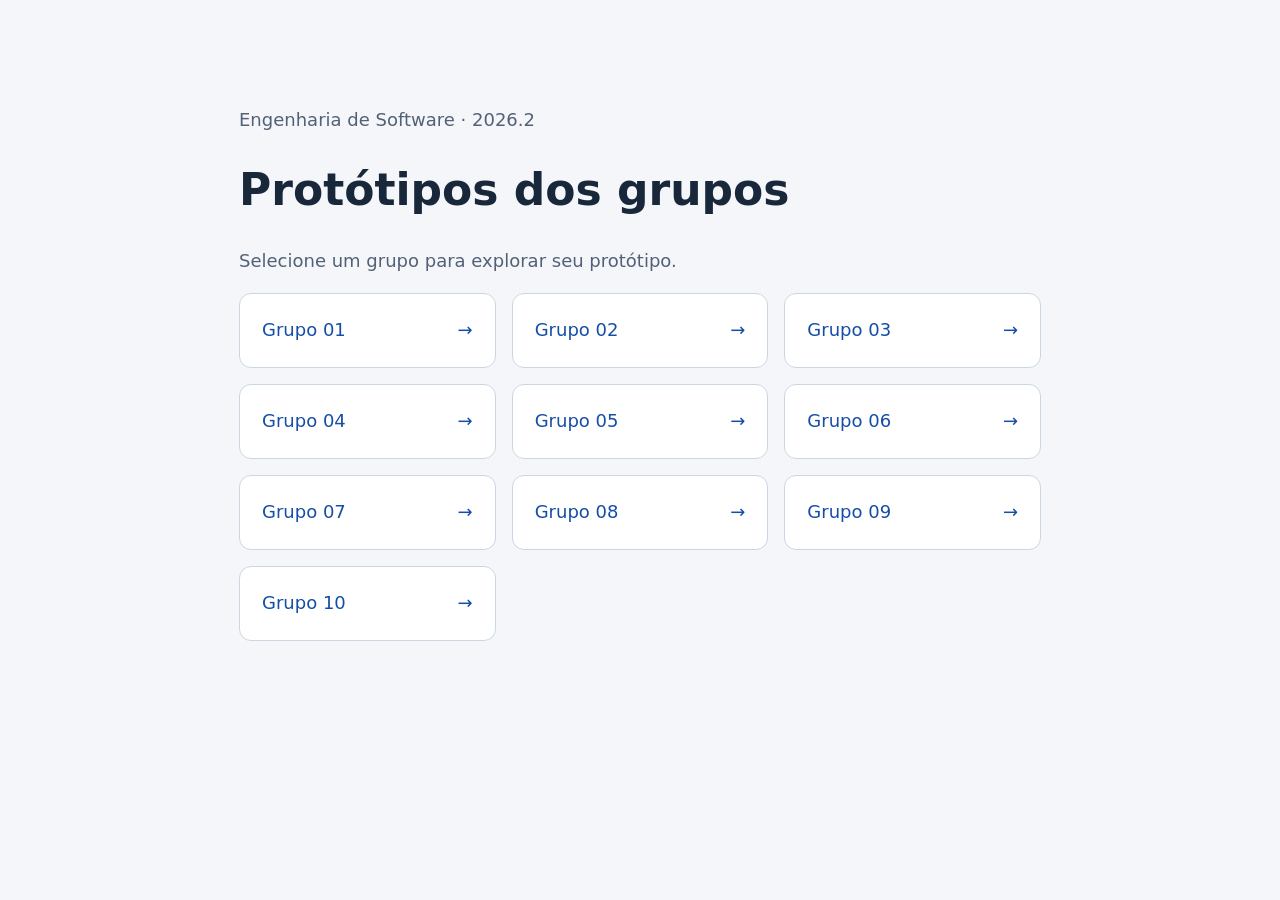
<file: index.html>
<!doctype html>
<html lang="pt-BR">
<head>
  <meta charset="utf-8">
  <meta name="viewport" content="width=device-width, initial-scale=1">
  <title>Protótipos · Engenharia de Software 2026.2</title>
  <style>
    * { box-sizing: border-box; }
    body { margin: 0; background: #f4f6fa; color: #19273b; font: 18px/1.6 system-ui, sans-serif; }
    main { max-width: 850px; margin: 64px auto; padding: 24px; }
    h1 { line-height: 1.2; font-size: clamp(30px, 5vw, 44px); }
    p { color: #536176; }
    ul { display: grid; grid-template-columns: repeat(auto-fit, minmax(240px, 1fr)); gap: 16px; padding: 0; list-style: none; }
    a { display: flex; justify-content: space-between; padding: 22px; border: 1px solid #ccd5e2; border-radius: 12px; background: white; color: #164ea6; text-decoration: none; }
    a:hover, a:focus-visible { outline: 2px solid #164ea6; outline-offset: 3px; }
  </style>
</head>
<body>
  <main>
    <p>Engenharia de Software · 2026.2</p>
    <h1>Protótipos dos grupos</h1>
    <p>Selecione um grupo para explorar seu protótipo.</p>
    <ul>
      <li><a href="grupo01/">Grupo 01 <span>→</span></a></li>
      <li><a href="grupo02/">Grupo 02 <span>→</span></a></li>
      <li><a href="grupo03/">Grupo 03 <span>→</span></a></li>
      <li><a href="grupo04/">Grupo 04 <span>→</span></a></li>
      <li><a href="grupo05/">Grupo 05 <span>→</span></a></li>
      <li><a href="grupo06/">Grupo 06 <span>→</span></a></li>
      <li><a href="grupo07/">Grupo 07 <span>→</span></a></li>
      <li><a href="grupo08/">Grupo 08 <span>→</span></a></li>
      <li><a href="grupo09/">Grupo 09 <span>→</span></a></li>
      <li><a href="grupo10/">Grupo 10 <span>→</span></a></li>
    </ul>
  </main>
</body>
</html>
</file>
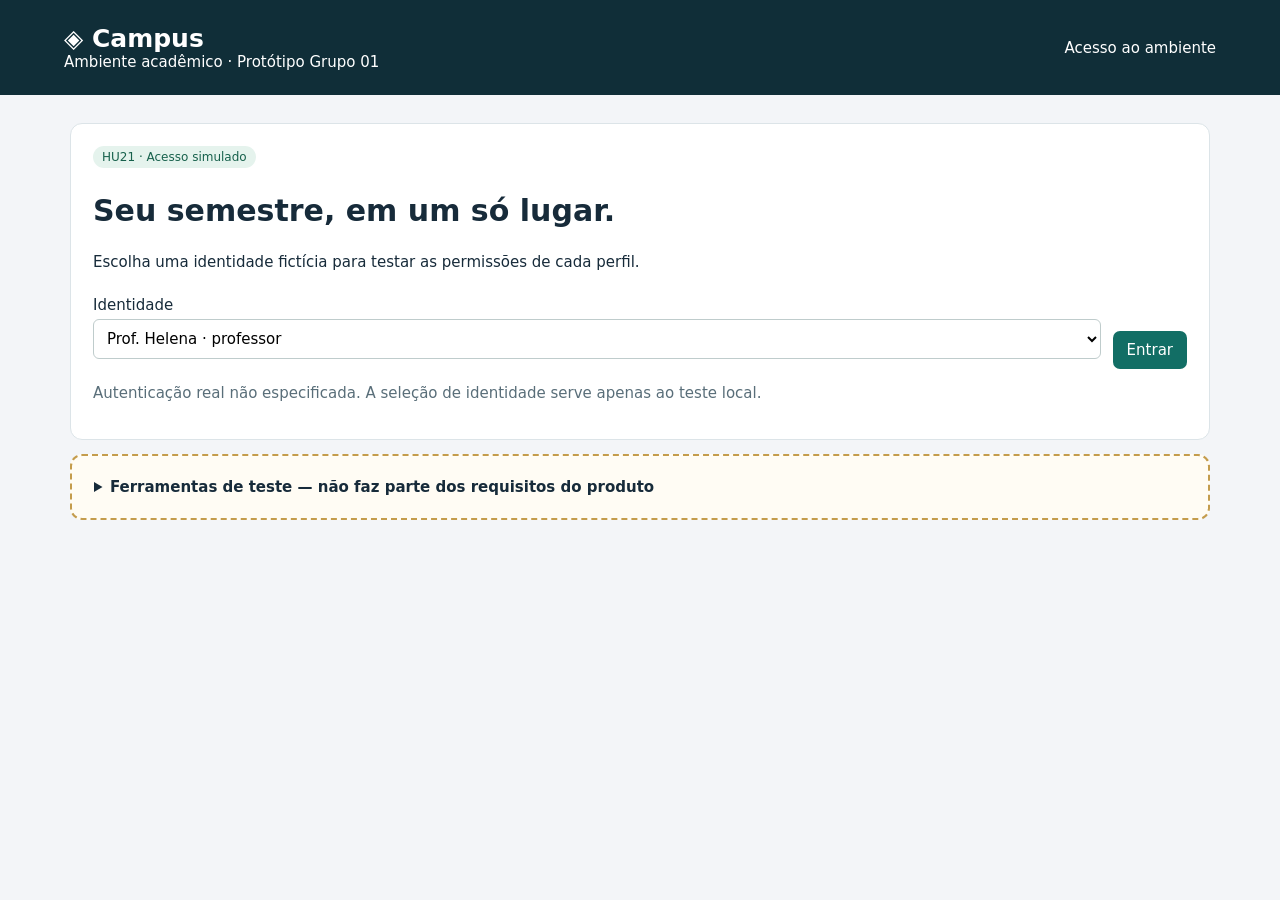
<file: grupo01/index.html>
<!doctype html><html lang="pt-BR"><meta charset="utf-8"><meta name="viewport" content="width=device-width,initial-scale=1"><title>Campus · Grupo 01</title><link rel="stylesheet" href="style.css"><body><div id="app"></div><script src="app.js"></script></body></html>
</file>
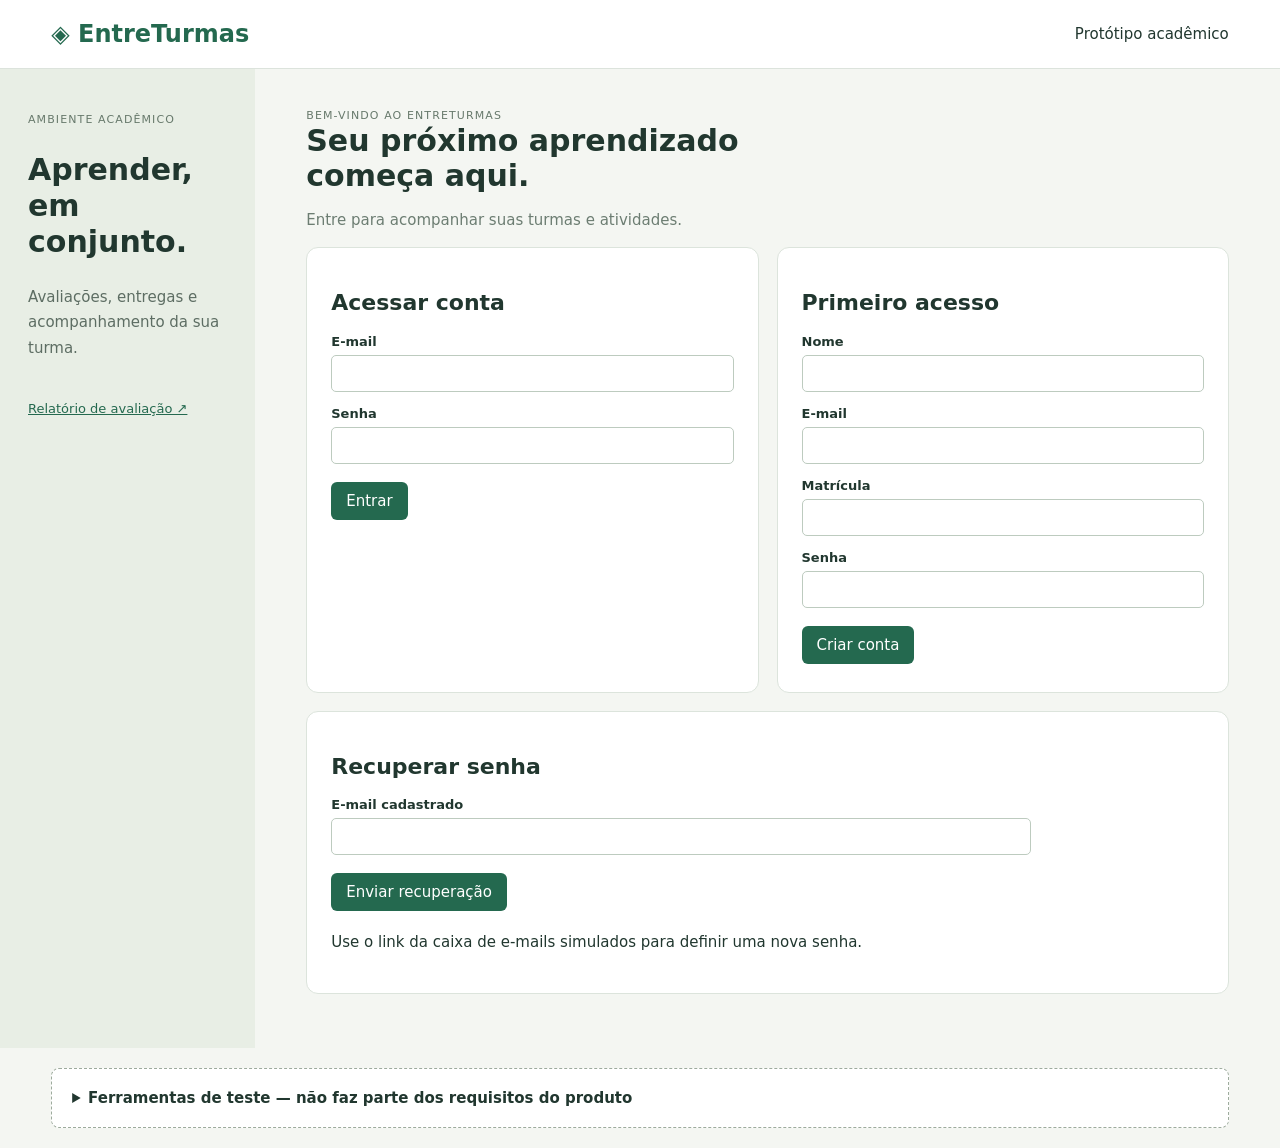
<file: grupo02/index.html>
<!doctype html><html lang="pt-BR"><meta charset="utf-8"><meta name="viewport" content="width=device-width, initial-scale=1"><title>EntreTurmas • Ambiente acadêmico</title><link rel="stylesheet" href="style.css"><body><header><a href="#" onclick="go('home');return false">◈ EntreTurmas</a><span id="session"></span></header><div class="layout"><aside><small>AMBIENTE ACADÊMICO</small><h2>Aprender,<br>em conjunto.</h2><p>Avaliações, entregas e acompanhamento da sua turma.</p><nav id="nav"></nav><a href="../../relatorio/grupo02.md">Relatório de avaliação ↗</a></aside><main><div id="notice" role="status"></div><div id="app"></div></main></div><details id="tools"><summary>Ferramentas de teste — não faz parte dos requisitos do produto</summary><div id="testing"></div></details><script src="app.js"></script></body></html>
</file>
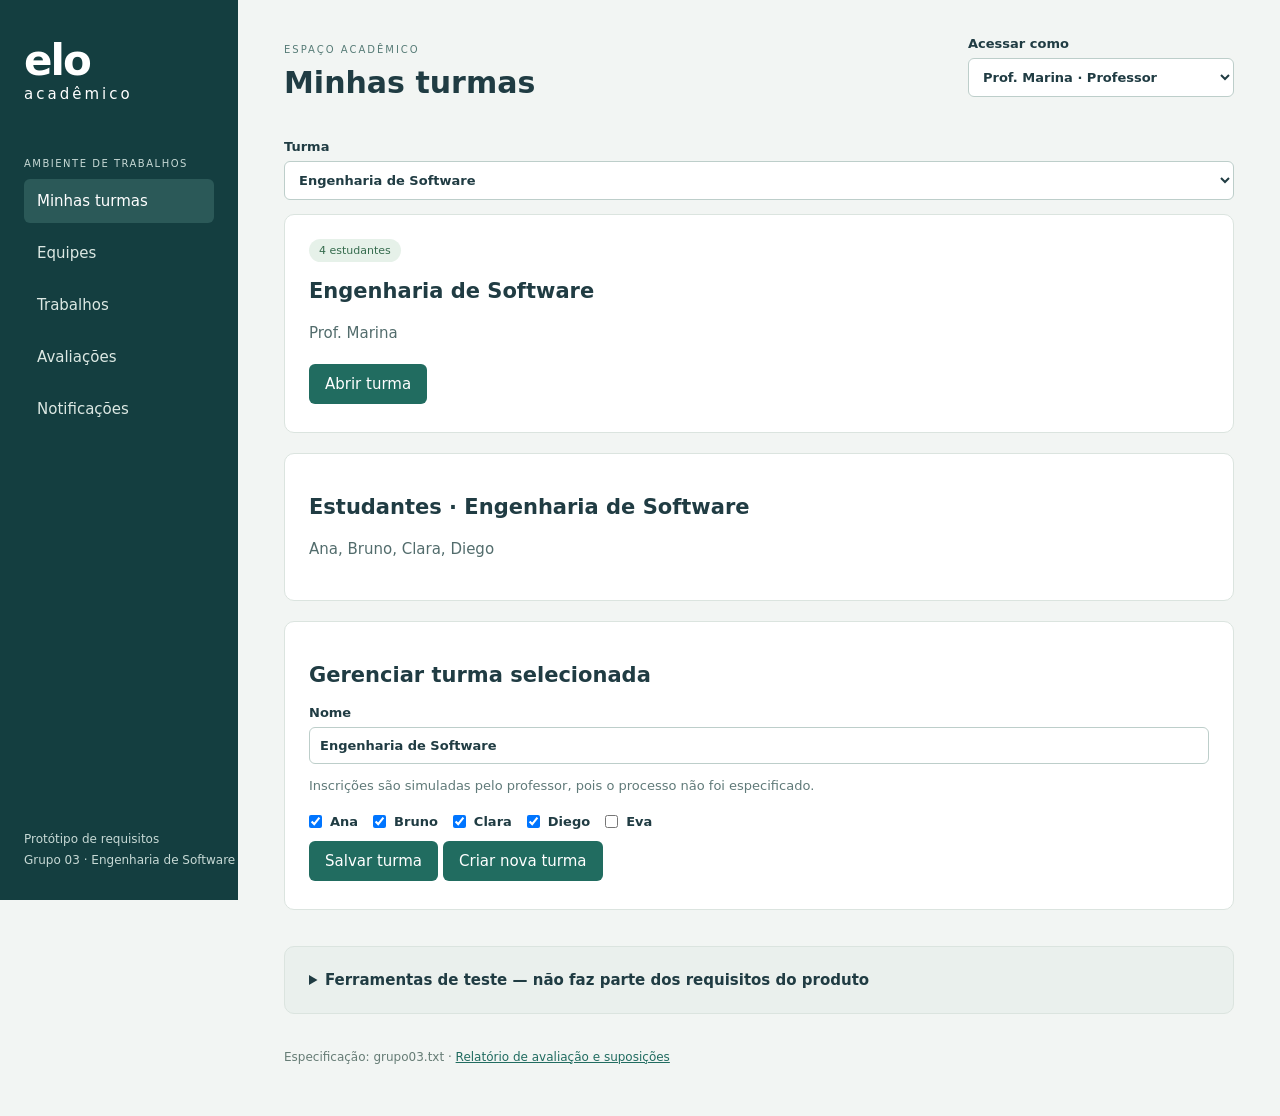
<file: grupo03/index.html>
<!doctype html><html lang="pt-BR"><meta charset="utf-8"><meta name="viewport" content="width=device-width,initial-scale=1"><title>Elo acadêmico • Grupo 03</title><link rel="stylesheet" href="style.css"><body><aside><div class="brand">elo<span>acadêmico</span></div><p>AMBIENTE DE TRABALHOS</p><nav id="nav"></nav><div class="asidefoot">Protótipo de requisitos<br>Grupo 03 · Engenharia de Software</div></aside><main><header><div><small>ESPAÇO ACADÊMICO</small><h1 id="title"></h1></div><label>Acessar como <select id="actor"></select></label></header><div id="notice" role="status"></div><div id="app"></div><details id="tools"><summary>Ferramentas de teste — não faz parte dos requisitos do produto</summary><p>A troca de identidade simula acesso, sem autenticação real. Dados ficam neste navegador.</p><label>Data e hora simuladas <input type="datetime-local" id="clock"></label><button id="setclock">Aplicar relógio</button><button id="advance">Avançar 24 horas</button><button id="reset" class="danger">Reiniciar cenário</button><p id="clocktext"></p><h3>Caixa de e-mails simulados</h3><p>As histórias não especificam envio por e-mail. Nenhum e-mail é gerado; as notificações são exibidas dentro da aplicação. Destinatário, assunto, conteúdo, horário e evento apareceriam aqui se esse canal fosse especificado.</p><div class="empty">Nenhum e-mail simulado.</div></details><footer>Especificação: grupo03.txt · <a href="../../relatorio/grupo03.md">Relatório de avaliação e suposições</a></footer></main><script src="app.js"></script></body></html>
</file>
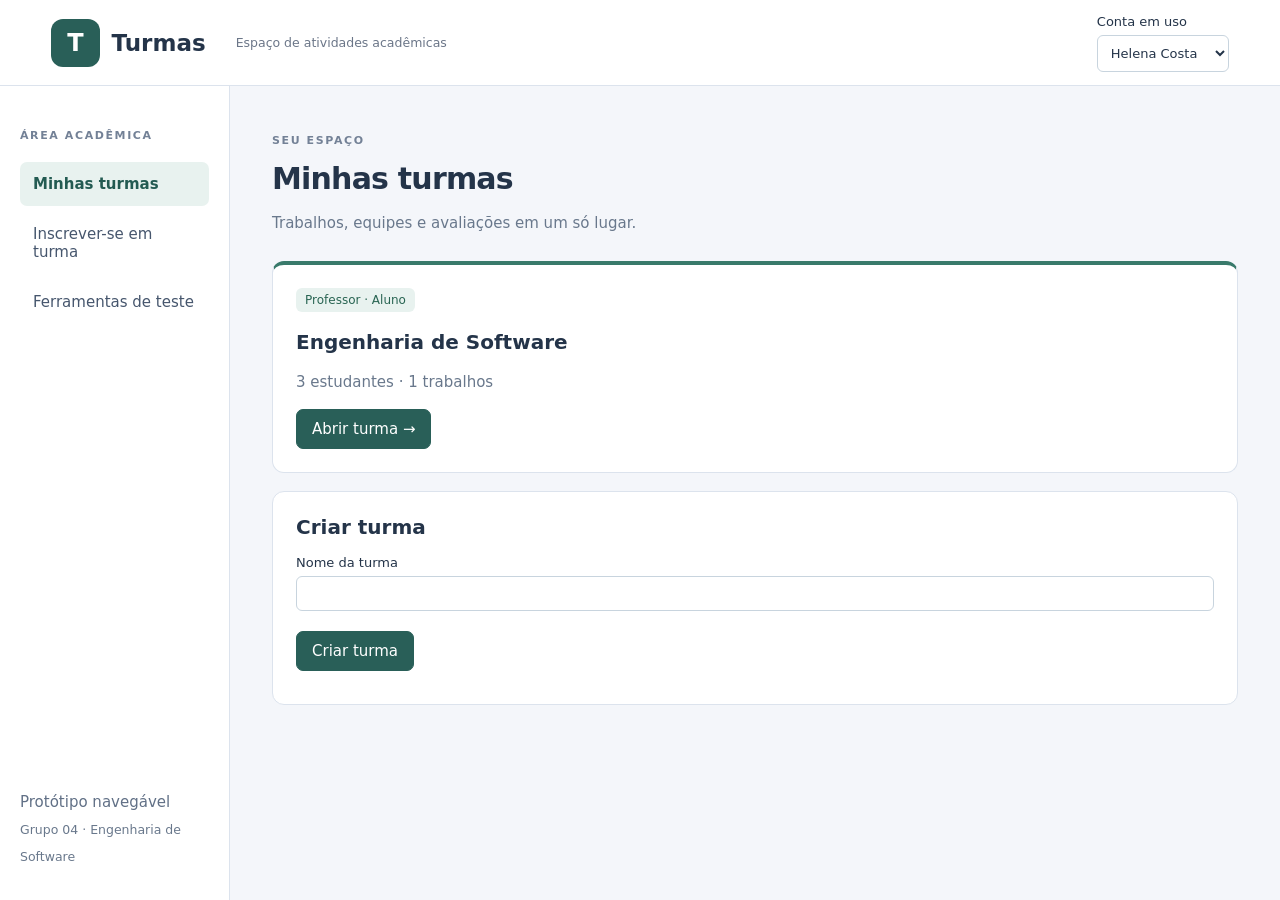
<file: grupo04/index.html>
<!doctype html>
<html lang="pt-BR"><head><meta charset="utf-8"><meta name="viewport" content="width=device-width,initial-scale=1"><title>Turmas · Grupo 04</title><link rel="stylesheet" href="style.css"></head><body><header><div><span class="brand">T</span><strong>Turmas</strong><small>Espaço de atividades acadêmicas</small></div><label>Conta em uso <select id="account"></select></label></header><div class="shell"><aside><p class="eyebrow">ÁREA ACADÊMICA</p><nav id="nav"></nav><div class="aside-note">Protótipo navegável<br><small>Grupo 04 · Engenharia de Software</small></div></aside><main><div id="notice" role="status" aria-live="polite"></div><div id="app"></div></main></div><script src="app.js"></script></body></html>
</file>
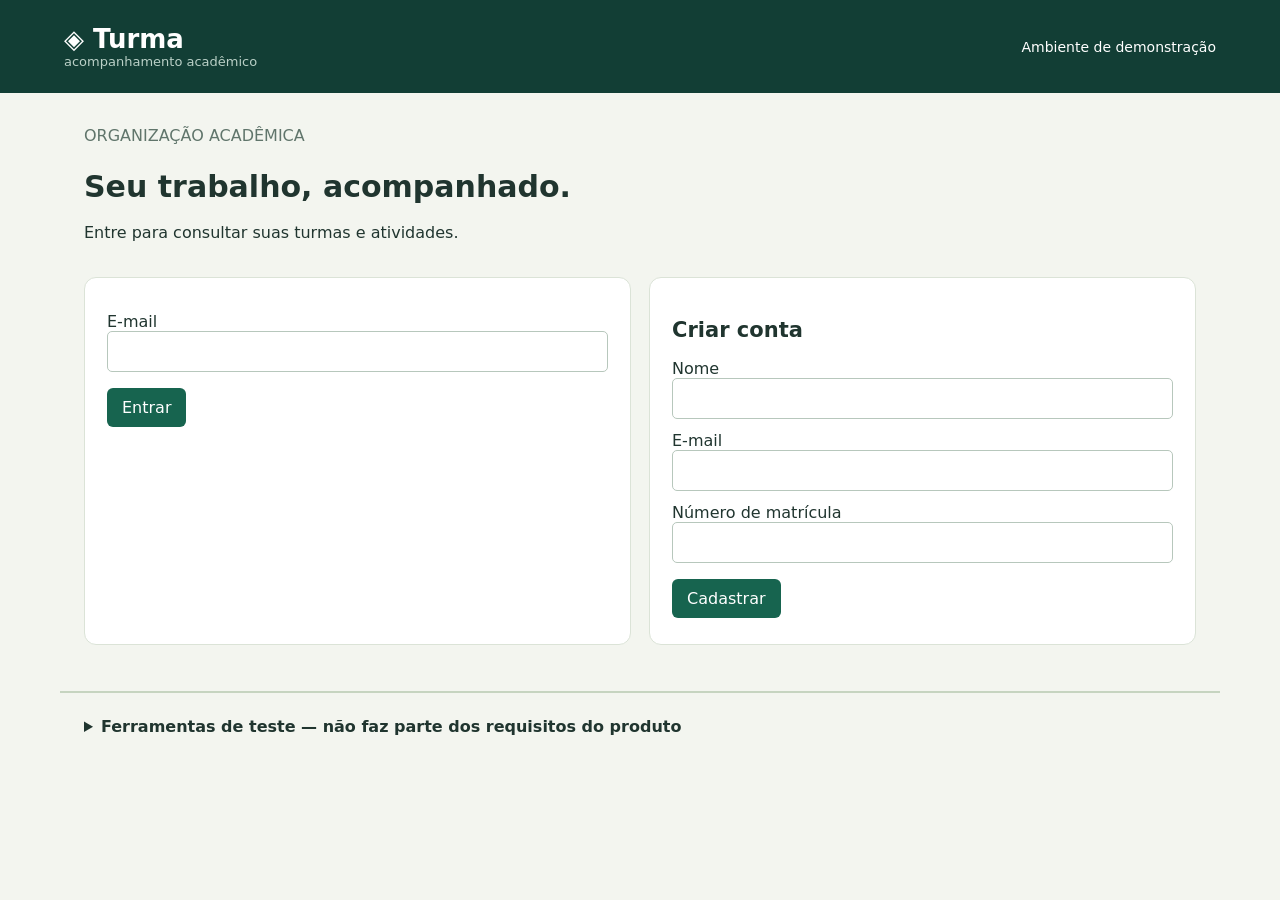
<file: grupo05/index.html>
<!doctype html><html lang="pt-BR"><meta charset="utf-8"><meta name="viewport" content="width=device-width,initial-scale=1"><title>Turma • acompanhamento acadêmico</title><link rel="stylesheet" href="style.css"><body><header><div><b>◈ Turma</b><span>acompanhamento acadêmico</span></div><div id="session"></div></header><main id="app"></main><aside><details><summary>Ferramentas de teste — não faz parte dos requisitos do produto</summary><p>Dados locais fictícios. Autenticação simulada somente por e-mail. Relógio manual, sem avanço automático.</p><label>Data e hora simuladas <input id="clock" type="datetime-local"></label><button onclick="setClock()">Aplicar relógio</button><button onclick="advance()">Avançar 1 dia</button><button onclick="reset()">Reiniciar cenário</button><p>Contas: ana@teste.local (professora), bruno@teste.local (aluno), clara@teste.local (monitora), diego@teste.local (aluno). Todos podem criar turmas; o criador atua como professor nelas.</p><p>HU29: não há antecedência ou gatilho definidos para avisos automáticos. Nenhum envio automático foi inventado; use o aviso manual da professora (HU17).</p><h3>Caixa de e-mails simulados</h3><div id="emails"></div></details></aside><script src="app.js"></script></body></html>
</file>
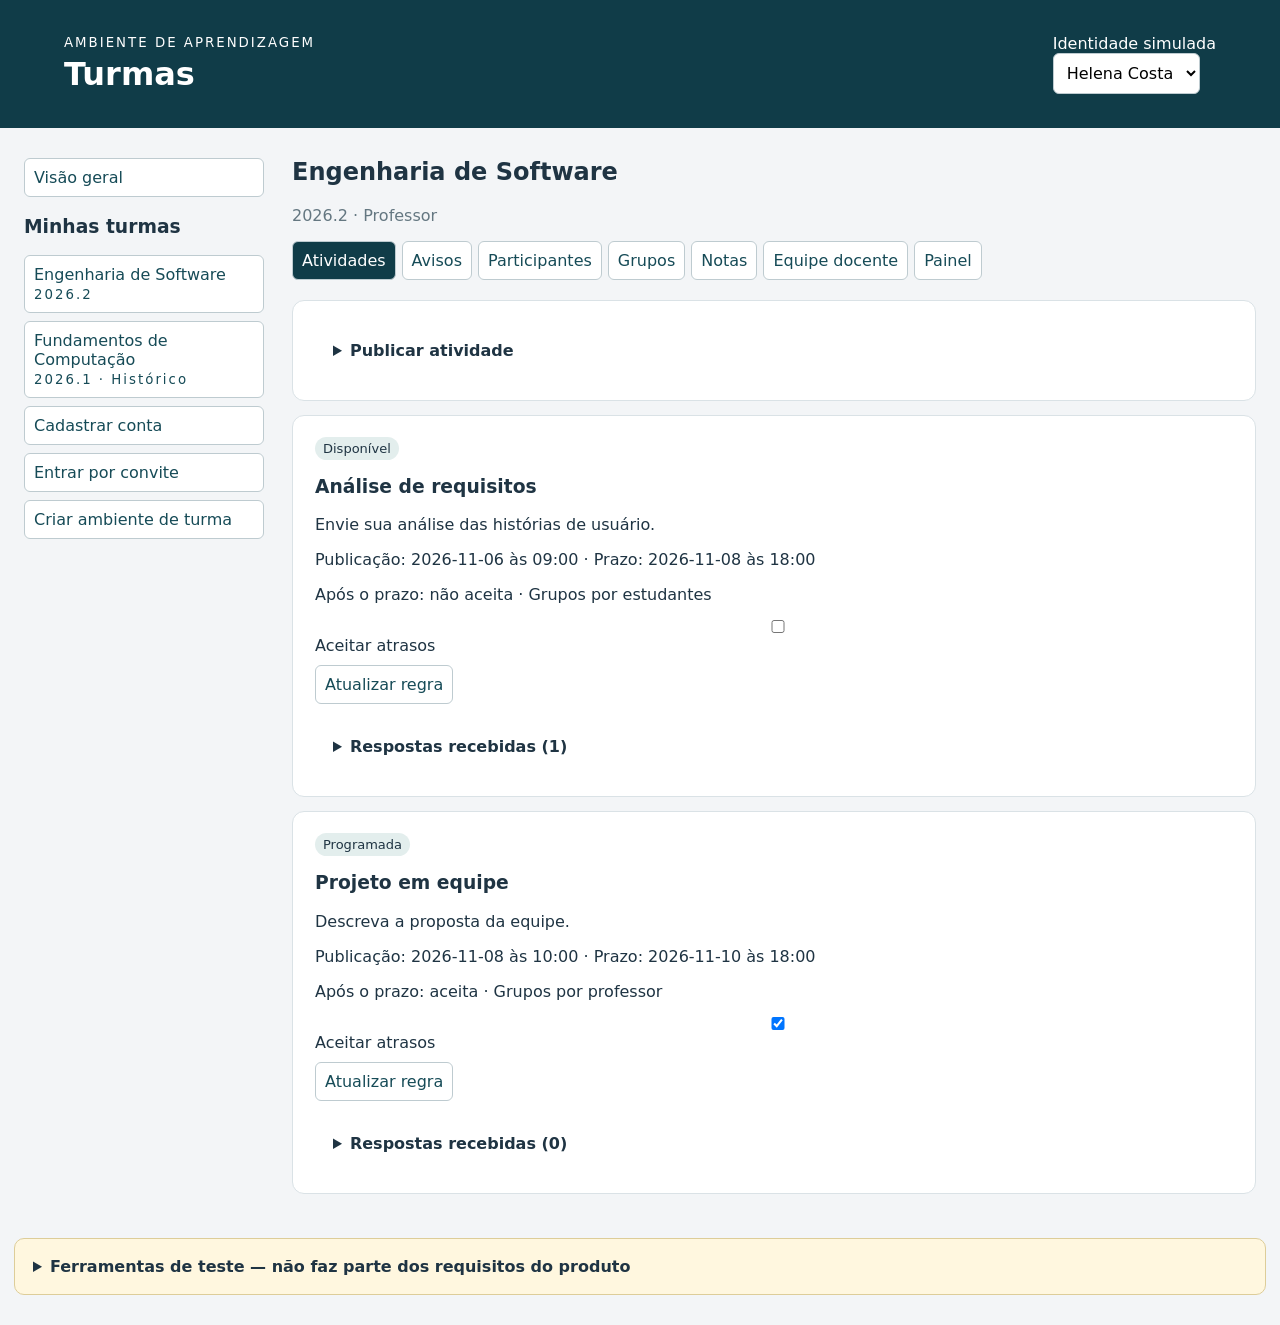
<file: grupo06/index.html>
<!doctype html><html lang="pt-BR"><meta charset="utf-8"><meta name="viewport" content="width=device-width, initial-scale=1"><title>Turmas • Grupo 06</title><link rel="stylesheet" href="style.css"><body><header><div><small>AMBIENTE DE APRENDIZAGEM</small><h1>Turmas</h1></div><label>Identidade simulada<select id="identity"></select></label></header><main><aside id="sidebar"></aside><section id="content"></section></main><details id="tools"><summary>Ferramentas de teste — não faz parte dos requisitos do produto</summary><div class="toolbody"><p>A troca de identidade simula o acesso; não existe autenticação real. Dados persistem neste navegador.</p><label>Data e hora simuladas <input type="datetime-local" id="clock"></label><button id="setclock">Aplicar relógio</button><button id="advance">Avançar 24 horas</button><button id="reset" class="danger">Reiniciar cenário</button><p id="now"></p><p>Suposição para H10: um lembrete por estudante e atividade, 24h antes do prazo, inclusive se já entregou. Ao avançar o relógio, eventos intermediários também são processados. Voltar no tempo não desfaz ações ou e-mails.</p><h3>Caixa de e-mails simulados</h3><div id="mail"></div><p><a href="../../relatorio/grupo06.md">Relatório de rastreabilidade e decisões</a></p></div></details><div id="toast" role="status"></div><script src="app.js"></script></body></html>
</file>
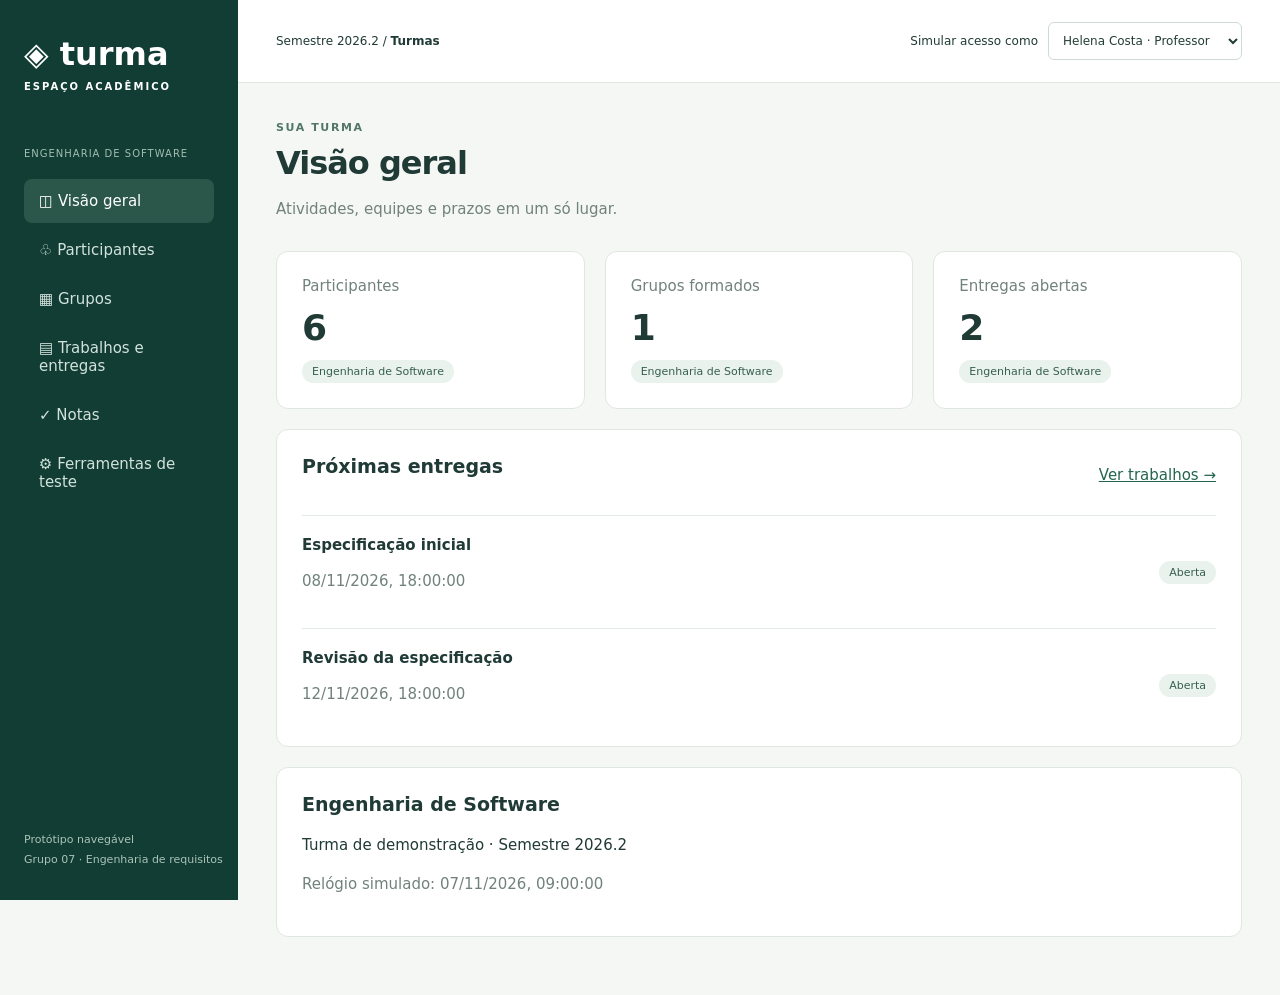
<file: grupo07/index.html>
<!doctype html><html lang="pt-BR"><meta charset="utf-8"><meta name="viewport" content="width=device-width,initial-scale=1"><title>Turma · Gestão acadêmica</title><link rel="stylesheet" href="style.css"><body><aside><a class="brand" href="#inicio">◈ turma<span>ESPAÇO ACADÊMICO</span></a><div class="side-label">ENGENHARIA DE SOFTWARE</div><nav id="nav"></nav><div class="aside-bottom">Protótipo navegável<br>Grupo 07 · Engenharia de requisitos</div></aside><div class="shell"><header><span>Semestre 2026.2 / <b>Turmas</b></span><label>Simular acesso como <select id="identity"></select></label></header><main id="main"></main></div><div id="toast" role="status"></div><script src="app.js"></script></body></html>
</file>
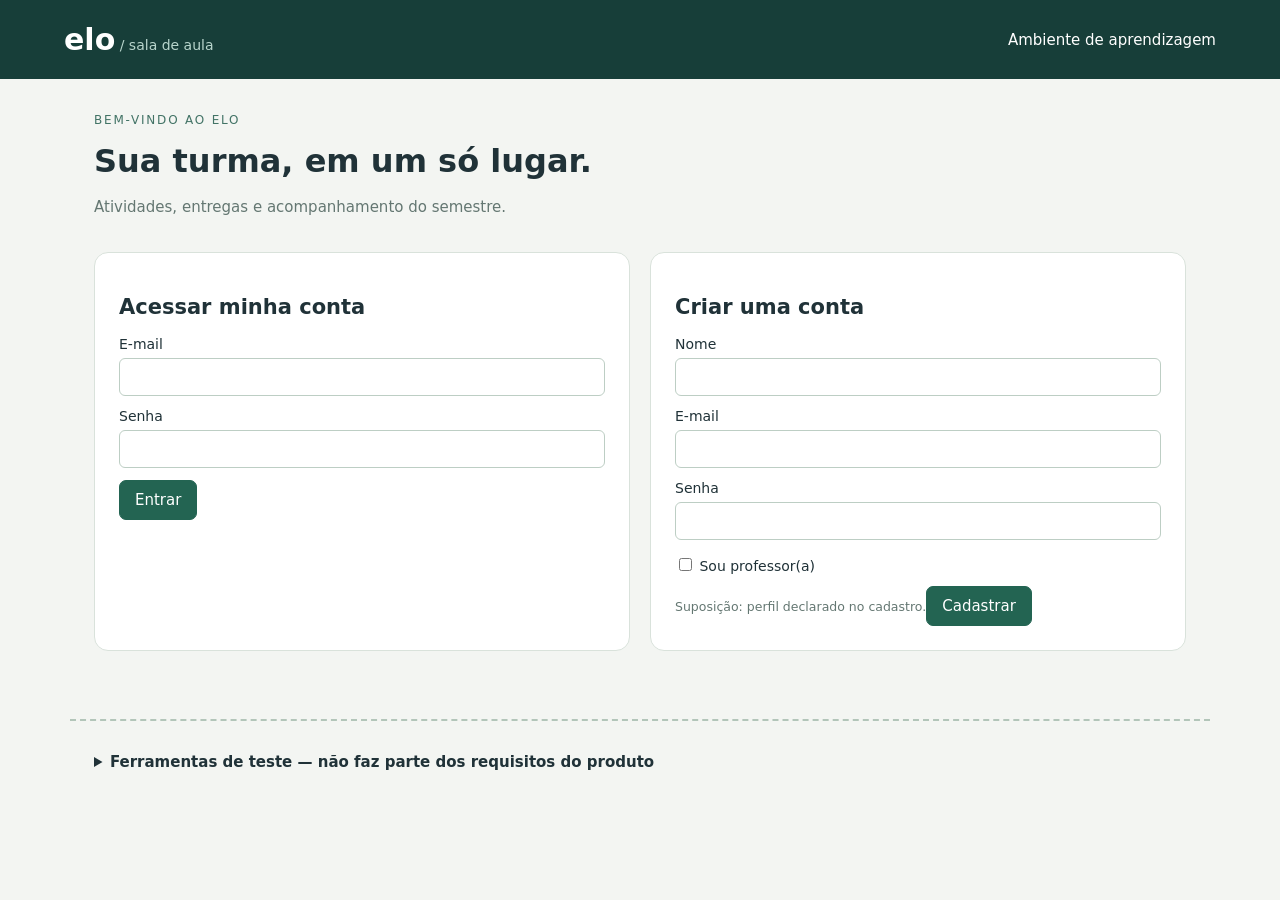
<file: grupo08/index.html>
<!doctype html><html lang="pt-BR"><meta charset="utf-8"><meta name="viewport" content="width=device-width,initial-scale=1"><title>Elo • Turmas e atividades</title><link rel="stylesheet" href="style.css"><body><header><a href="#">elo<span> / sala de aula</span></a><div id="identity"></div></header><main id="app"></main><aside id="tools"></aside><div id="toast" role="status"></div><script src="app.js"></script></body></html>
</file>
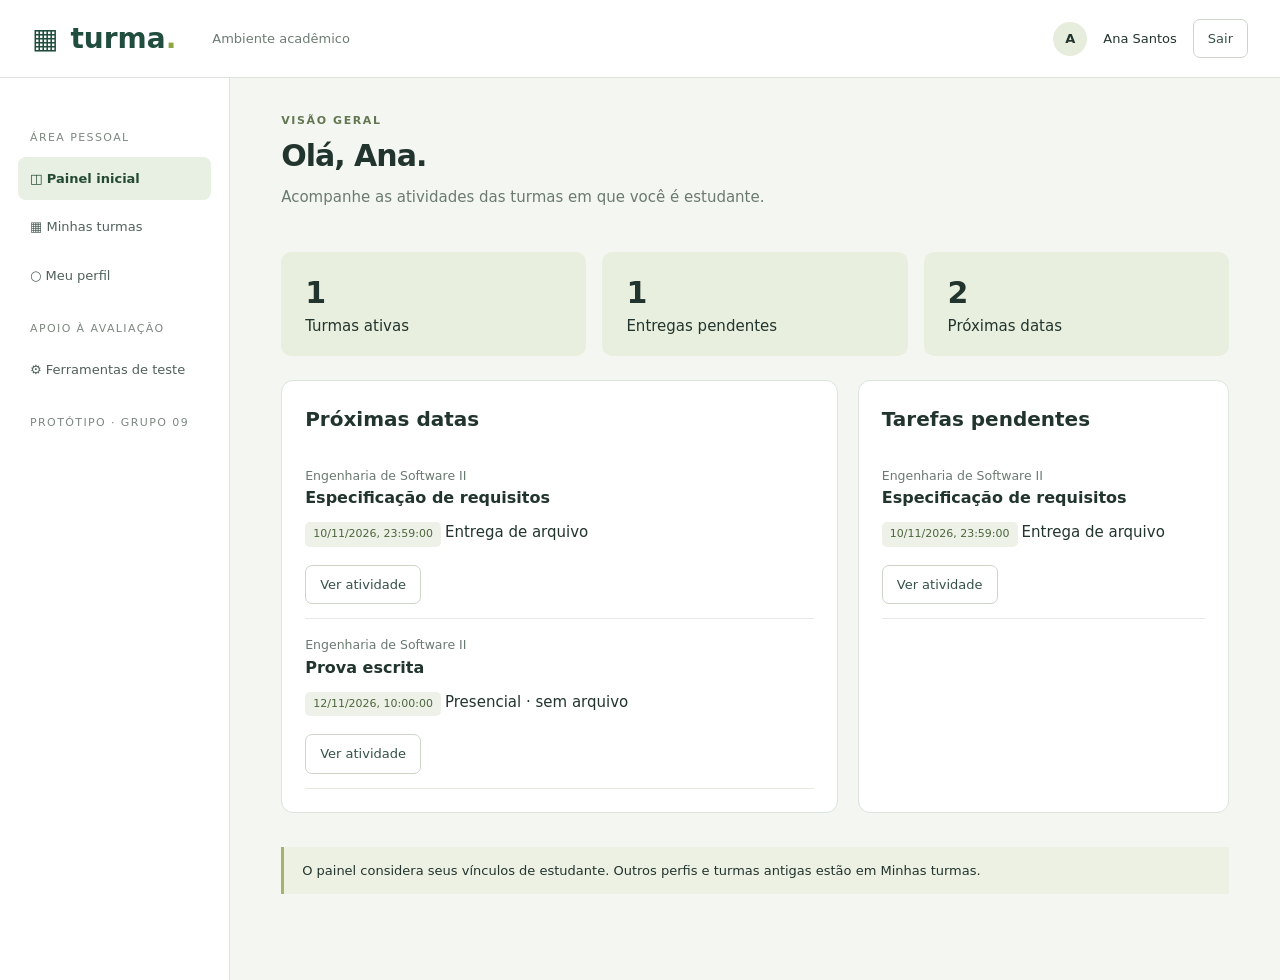
<file: grupo09/index.html>
<!doctype html>
<html lang="pt-BR"><head><meta charset="utf-8"><meta name="viewport" content="width=device-width,initial-scale=1"><title>Turma • Gestão acadêmica</title><link rel="stylesheet" href="style.css"></head><body><header><a href="#" data-action="page" data-page="dashboard" class="brand">▦ <span>turma<span class="dot">.</span></span></a><span class="header-label">Ambiente acadêmico</span><div id="identity"></div></header><div class="layout"><aside id="sidebar"></aside><main id="main"></main></div><div id="toast" role="status" aria-live="polite"></div><script src="app.js"></script></body></html>
</file>
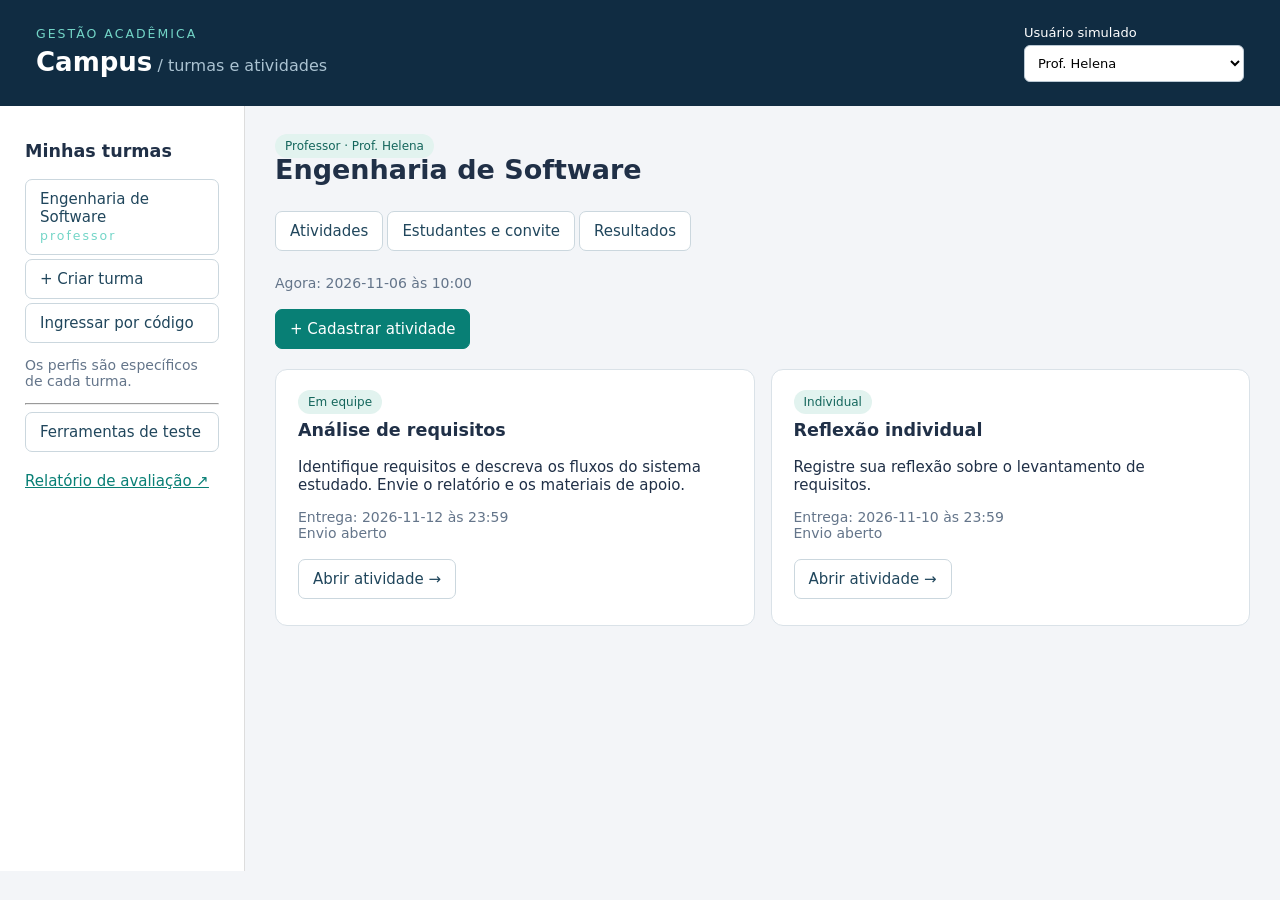
<file: grupo10/index.html>
<!doctype html><html lang="pt-BR"><meta charset="utf-8"><meta name="viewport" content="width=device-width,initial-scale=1"><title>Campus • Atividades acadêmicas</title><link rel="stylesheet" href="style.css"><body><header><div><small>GESTÃO ACADÊMICA</small><h1>Campus<span> / turmas e atividades</span></h1></div><label>Usuário simulado<select id="identity"></select></label></header><div class="layout"><aside><h3>Minhas turmas</h3><div id="classes"></div><button onclick="view='create';render()">+ Criar turma</button><button onclick="view='join';render()">Ingressar por código</button><p class="muted">Os perfis são específicos de cada turma.</p><hr><button onclick="view='tools';render()">Ferramentas de teste</button><a href="../../relatorio/grupo10.md">Relatório de avaliação ↗</a></aside><main><div id="message" role="status"></div><div id="app"></div></main></div><script src="app.js"></script></body></html>
</file>
<file: grupo01/style.css>
*{box-sizing:border-box}body{margin:0;background:#f3f5f8;color:#172b3a;font:15px system-ui}header{background:#102e38;color:white;padding:24px 5%;display:flex;justify-content:space-between;align-items:center}header strong{font-size:25px}main{max-width:1180px;margin:28px auto;padding:0 20px}h1{font-size:30px}h2{font-size:21px}h3{font-size:17px}nav{display:flex;gap:8px;flex-wrap:wrap;margin:20px 0}button,.download{background:#126e65;color:white;border:0;border-radius:7px;padding:10px 14px;cursor:pointer;font:inherit}button.secondary{background:#e4ecec;color:#183e42}button:hover{filter:brightness(.92)}input,select,textarea{font:inherit;border:1px solid #bfcccc;border-radius:6px;padding:9px;max-width:100%;background:white}textarea{width:100%;min-height:85px}label{display:flex;flex-direction:column;gap:5px;margin:10px 0}form{display:flex;gap:12px;flex-wrap:wrap;align-items:end}form label{flex:1;min-width:145px}form .wide{flex-basis:100%}.card,details{background:white;border:1px solid #dce4e8;border-radius:12px;padding:22px;margin:14px 0}.grid{display:grid;grid-template-columns:repeat(auto-fit,minmax(270px,1fr));gap:16px}.grid .card{margin:0}.muted{color:#596e79}.tag{display:inline-block;background:#e5f3ed;color:#17614c;padding:4px 9px;border-radius:20px;font-size:12px}.warning{background:#fff4db;border-left:4px solid #cb9528;padding:12px}.row{display:flex;justify-content:space-between;align-items:center;gap:10px;flex-wrap:wrap}small{display:block;color:#596e79;margin:7px 0}table{width:100%;border-collapse:collapse}td,th{text-align:left;padding:10px;border-bottom:1px solid #ddd}summary{cursor:pointer;font-weight:650}#notice{position:fixed;bottom:20px;right:20px;background:#173e45;color:white;padding:16px;border-radius:9px;max-width:90vw}a{color:#126e65}nav button.active{background:#102e38}.tools{border:2px dashed #c49c4c;background:#fffcf4}pre{white-space:pre-wrap} @media(max-width:600px){header{padding:18px}main{padding:0 12px}form{display:block}button{margin:3px 0}table{font-size:13px}.card{padding:16px}}
</file>
<file: grupo02/style.css>
:root{font-family:Inter,system-ui,sans-serif;color:#21372f;background:#f4f6f2;font-size:15px}*{box-sizing:border-box}body{margin:0}header{background:white;border-bottom:1px solid #dce3dc;padding:20px 4%;display:flex;justify-content:space-between;align-items:center}a{color:#24694f}header>a{font-size:24px;font-weight:750;text-decoration:none}.layout{display:grid;grid-template-columns:255px 1fr;min-height:70vh}aside{padding:40px 28px;background:#e8eee5}aside h2{font-size:30px;line-height:1.2}aside p{line-height:1.7;color:#5d6d63}aside>a{display:block;margin-top:40px;font-size:13px}small{font-size:11px;letter-spacing:.1em;color:#67796c}main{padding:36px 5%;max-width:1400px;width:100%}h1{font-size:30px;margin:0 0 10px}h2{font-size:22px}h3{margin-top:0}p{line-height:1.6}.muted{color:#6c7d72}.card{background:white;border:1px solid #dce4dc;border-radius:12px;padding:24px;margin:18px 0}.grid{display:grid;grid-template-columns:repeat(auto-fit,minmax(260px,1fr));gap:18px}.grid .card{margin:0}button,.button{background:#24694f;color:white;border:0;border-radius:6px;padding:10px 15px;cursor:pointer;font:inherit;text-decoration:none;display:inline-block;margin:4px 4px 4px 0}button.secondary{background:#eaf0e9;color:#27523f}nav button{display:block;width:100%;text-align:left;margin:8px 0}input,select,textarea{font:inherit;border:1px solid #bdcbbf;border-radius:5px;padding:10px;background:white;width:100%;margin:6px 0 14px}textarea{min-height:80px}label{display:block;font-size:13px;font-weight:600}form{max-width:700px}table{width:100%;border-collapse:collapse;font-size:14px}th,td{text-align:left;padding:12px 8px;border-bottom:1px solid #e3e8e2}th{color:#637469;font-weight:500}.tag{display:inline-block;background:#edf2e9;padding:5px 9px;border-radius:20px;font-size:12px}.warn{color:#a75a1d}#notice:not(:empty){padding:14px;background:#fff1c9;border-radius:6px;margin-bottom:20px}#tools{margin:20px 4%;border:1px dashed #9dab9d;padding:20px;border-radius:8px;background:#fff}summary{cursor:pointer;font-weight:650}#testing{padding-top:20px}details details{margin:12px 0}hr{border:0;border-top:1px solid #dce4dc;margin:25px 0}a.reference{overflow-wrap:anywhere}@media(max-width:760px){.layout{grid-template-columns:1fr}aside{padding:20px}aside h2,aside p,aside small{display:none}nav{display:flex;flex-wrap:wrap}nav button{width:auto}aside>a{margin-top:10px}main{padding:24px 5%}table{display:block;overflow:auto}}
</file>
<file: grupo03/style.css>
:root{font:15px system-ui,sans-serif;color:#203c43;background:#f2f5f3}*{box-sizing:border-box}body{margin:0;display:flex}aside{width:238px;background:#143e40;color:#c7d9d5;min-height:100vh;padding:36px 24px;position:fixed;inset:0 auto 0 0}.brand{font-size:42px;color:white;font-weight:750;letter-spacing:-2px}.brand span{display:block;font-size:15px;letter-spacing:3px;font-weight:400}aside p{font-size:10px;letter-spacing:1.5px;margin-top:55px}nav button{display:block;width:100%;text-align:left;background:transparent;color:#dce8e3;border:0;margin:8px 0;padding:13px}nav button.active{background:#2b5958;color:white}.asidefoot{position:absolute;bottom:28px;font-size:12px;line-height:1.8}main{margin-left:238px;padding:36px 46px;width:calc(100% - 238px);max-width:1500px}header{display:flex;justify-content:space-between;align-items:center;margin-bottom:28px}small{letter-spacing:2px;color:#577c77;font-size:10px}h1{font-size:30px;margin:8px 0}h2{font-size:21px}h3{font-size:17px}label{display:block;font-size:13px;font-weight:600}input,select,textarea{font:inherit;border:1px solid #bdceca;border-radius:6px;padding:10px;background:white;color:#203c43;max-width:100%}label input,label textarea,label select{display:block;width:100%;margin:7px 0 14px}header select{min-width:230px}textarea{min-height:80px}button{cursor:pointer;font:inherit;background:#216c60;color:white;border:1px solid transparent;border-radius:6px;padding:10px 15px;margin:4px 5px 4px 0}button:hover{filter:brightness(.92)}button.secondary{background:#e7eeeb;color:#20584f}button.danger{background:#fff2ef;color:#9b4232;border-color:#e2c8c2}.grid{display:grid;grid-template-columns:repeat(auto-fit,minmax(270px,1fr));gap:20px}.card,form,details{background:white;border:1px solid #dbe4df;border-radius:10px;padding:24px;margin-bottom:20px}.card p{line-height:1.6;color:#526c6c}.badge{font-size:11px;background:#e6f1e9;color:#356b4d;border-radius:20px;padding:5px 10px;display:inline-block}.muted{color:#607a79;font-size:13px}.empty{padding:24px;border:1px dashed #b8cdC5;border-radius:6px;color:#66807c}.row{display:flex;gap:14px;align-items:center;flex-wrap:wrap}.row label{flex:1}table{width:100%;border-collapse:collapse}th,td{text-align:left;padding:12px;border-bottom:1px solid #e0e7e3}#notice:not(:empty){padding:14px;background:#e2efe7;margin-bottom:20px;border-radius:6px}summary{cursor:pointer;font-weight:650}#tools{margin-top:36px;background:#eaf0ed}footer{font-size:12px;color:#667c75;padding:16px 0}a{color:#216c60}.check{display:inline-flex;align-items:center;gap:8px;margin:8px 15px 8px 0}.check input{width:auto;margin:0}.stack{display:grid;gap:10px}.item{padding:15px;background:#f4f7f5;border-radius:6px;margin:10px 0} @media(max-width:800px){aside{position:static;width:auto;min-height:auto;padding:18px}.brand{font-size:28px}.brand span,aside p,.asidefoot{display:none}nav{display:flex;flex-wrap:wrap}nav button{width:auto}body{display:block}main{margin:0;width:100%;padding:20px}header{align-items:flex-start;gap:10px;flex-wrap:wrap}.grid{grid-template-columns:1fr}}
</file>
<file: grupo04/style.css>
:root{font-family:Inter,system-ui,sans-serif;color:#243449;background:#f4f6fa;font-size:15px}*{box-sizing:border-box}body{margin:0}header{height:86px;background:#fff;border-bottom:1px solid #dce3ed;padding:18px 4%;display:flex;align-items:center;justify-content:space-between;gap:20px}header>div{display:flex;align-items:center;gap:12px}header strong{font-size:23px}header small{color:#6b7688;margin-left:18px}.brand{background:#295f58;color:white;border-radius:12px;padding:10px 16px;font-size:24px;font-weight:800}.shell{display:grid;grid-template-columns:230px 1fr;min-height:calc(100vh - 86px)}aside{background:#fff;border-right:1px solid #dce3ed;padding:30px 20px;display:flex;flex-direction:column}.eyebrow{letter-spacing:1.6px;font-size:11px;color:#738196;font-weight:700}nav button{display:block;width:100%;text-align:left;background:transparent;color:#46566d;border:0;margin:6px 0;padding:13px}nav button.active{background:#e8f2ef;color:#235b52;font-weight:700}.aside-note{margin-top:auto;color:#617086;line-height:1.8;padding-top:60px}main{padding:35px 4%;max-width:1500px;width:100%}h1{font-size:30px;letter-spacing:-.8px;margin:6px 0 10px}h2{font-size:20px;margin:0 0 16px}h3{font-size:16px}p{line-height:1.6}.muted,small{color:#69788c}.lead{margin-bottom:26px}.grid{display:grid;grid-template-columns:repeat(auto-fit,minmax(280px,1fr));gap:18px}.card{background:#fff;border:1px solid #dce3ed;border-radius:12px;padding:23px;margin:18px 0}.grid .card{margin:0}.card.accent{border-top:4px solid #397a6b}.row{display:flex;gap:12px;align-items:center;flex-wrap:wrap}.between{justify-content:space-between}.badge{display:inline-block;font-size:12px;padding:5px 9px;border-radius:6px;background:#e8f2ef;color:#286452}.late{background:#fff0df;color:#98590b}.subtle{background:#edf0f6;color:#59687d}button{cursor:pointer;border:1px solid #c8d4de;border-radius:7px;padding:10px 15px;background:white;color:#294656;font:inherit}button.primary{background:#295f58;color:#fff;border-color:#295f58}button.danger{color:#a13232}button:hover{filter:brightness(.95)}input,select,textarea{font:inherit;border:1px solid #c8d4de;border-radius:6px;background:white;padding:9px;max-width:100%;color:#243449}input[type=number]{width:100px}textarea{width:100%;min-height:72px}label{display:flex;flex-direction:column;gap:6px;font-size:13px;margin:10px 0}label.check{flex-direction:row;align-items:center}form .row{align-items:end}form button{margin:10px 0}table{border-collapse:collapse;width:100%;font-size:14px}td,th{text-align:left;padding:12px 8px;border-bottom:1px solid #e1e6ee}th{color:#68788b;font-size:12px}table input{width:85px}.table-wrap{overflow:auto}#notice:not(:empty){padding:14px;background:#e0eee7;border-radius:8px;margin-bottom:18px}details{margin:14px 0}summary{cursor:pointer;font-weight:600;padding:10px 0}.empty{padding:25px;color:#738196;border:1px dashed #c6d0dc;border-radius:8px}a{color:#246c63}code{word-break:break-all}.help{border-left:3px solid #cf9c48;padding:12px 16px;background:#fff8ed;color:#765423}hr{border:0;border-top:1px solid #e1e6ee;margin:22px 0}@media(max-width:760px){header{height:auto;align-items:start}header small{display:none}.shell{grid-template-columns:1fr}aside{padding:12px 20px}nav{display:flex;flex-wrap:wrap}nav button{width:auto}.aside-note,.eyebrow{display:none}main{padding:22px 16px}.card{padding:18px}h1{font-size:25px}}
</file>
<file: grupo05/style.css>
:root{font:16px system-ui;color:#20352f;background:#f3f5ef}*{box-sizing:border-box}body{margin:0}header{background:#123e35;color:white;padding:24px 5%;display:flex;justify-content:space-between;align-items:center}header b{font-size:26px}header span{display:block;color:#bad0c7;font-size:13px}main,aside{max-width:1160px;margin:30px auto;padding:0 24px}h1{font-size:30px;margin-bottom:8px}h2{font-size:21px}h3{font-size:17px}p{line-height:1.6}.muted,small{color:#60756b}button,.link{background:#17644f;color:white;border:0;border-radius:6px;padding:10px 15px;cursor:pointer;font:inherit;margin:4px 4px 4px 0}button.secondary{background:#e2e9df;color:#234b3d}input,select,textarea{font:inherit;border:1px solid #b7c7bc;border-radius:5px;padding:10px;max-width:100%;background:white}textarea{width:100%;min-height:80px}label{display:block;margin:12px 0}label input:not([type=checkbox]),label select{display:block;width:100%}input[type=checkbox]{width:auto}form,.card{background:white;border:1px solid #dbe3d7;border-radius:12px;padding:22px;margin:16px 0}grid,.grid{display:grid;grid-template-columns:repeat(auto-fit,minmax(270px,1fr));gap:18px}nav{display:flex;gap:6px;flex-wrap:wrap;border-bottom:1px solid #ccd7c8;padding:15px 0}nav button{background:transparent;color:#315a48}nav button.active{background:#dbe8da}table{width:100%;border-collapse:collapse}th,td{text-align:left;border-bottom:1px solid #e1e7de;padding:12px 8px}summary{cursor:pointer;font-weight:bold}aside{border-top:2px solid #c6d4c0;padding-top:24px;padding-bottom:40px}.badge{display:inline-block;background:#e9eddb;border-radius:20px;padding:4px 10px;font-size:13px}.warning{background:#fff1ce;padding:12px;border-radius:6px}a{color:#17644f}#session{font-size:14px} @media(max-width:600px){header{display:block}table{font-size:13px}main,aside{padding:0 14px}header button{margin-top:10px}}
</file>
<file: grupo06/style.css>
:root{font:16px system-ui,sans-serif;color:#1f3443;background:#f3f5f7}*{box-sizing:border-box}body{margin:0}header{background:#103c48;color:white;padding:24px 5%;display:flex;justify-content:space-between;align-items:center}h1{margin:4px 0;font-size:32px}small{letter-spacing:2px}main{display:grid;grid-template-columns:240px 1fr;gap:28px;max-width:1300px;margin:30px auto;padding:0 24px}aside button{display:block;width:100%;text-align:left;margin-bottom:8px}section{min-width:0}h2{margin-top:0}button,input,select,textarea{font:inherit;border:1px solid #becbd0;border-radius:6px;padding:9px}button{background:#fff;color:#164b57;cursor:pointer}button:hover{background:#e1f1ee}button.primary{background:#166a69;color:white;border-color:#166a69}input,select,textarea{max-width:100%;background:white}label{display:block;margin:10px 0}label input,label textarea{display:block;width:100%;margin-top:5px}header select{display:block}textarea{min-height:80px}article,.panel{background:white;border:1px solid #dae2e6;border-radius:12px;padding:22px;margin:14px 0}form{margin:15px 0}.row{display:flex;gap:12px;flex-wrap:wrap;align-items:center}.row>*{flex:1}.muted{color:#647781}.badge{font-size:13px;background:#e3eeed;padding:4px 8px;border-radius:20px}table{border-collapse:collapse;width:100%;margin:15px 0}td,th{text-align:left;border-bottom:1px solid #dde4e7;padding:10px}#tools{margin:30px auto;max-width:1252px;background:#fff7df;border:1px solid #ddcd99;border-radius:10px}summary{cursor:pointer;padding:18px;font-weight:650}.toolbody{padding:0 20px 20px}.toolbody input{width:auto}#toast{position:fixed;bottom:18px;right:18px;background:#103c48;color:white;padding:14px;border-radius:8px;display:none}.danger{color:#a12e28}nav{display:flex;gap:6px;flex-wrap:wrap;margin-bottom:20px}nav .active{background:#103c48;color:white}a{color:#146963}pre{white-space:pre-wrap} @media(max-width:760px){main{grid-template-columns:1fr}header{display:block}aside{display:flex;gap:6px;flex-wrap:wrap}aside button{width:auto}table{font-size:13px}.row{display:block}}
</file>
<file: grupo07/style.css>
:root{font-family:Inter,system-ui,sans-serif;color:#203a36;background:#f5f7f5;font-size:15px}*{box-sizing:border-box}body{margin:0}aside{position:fixed;width:238px;background:#123d34;color:#e5eee9;height:100vh;padding:35px 24px}.brand{font-size:32px;font-weight:750;color:white;text-decoration:none}.brand span{display:block;font-size:10px;letter-spacing:2px;margin:8px 0 56px}.side-label{font-size:10px;letter-spacing:1px;color:#a3bdb1;margin-bottom:20px}nav a{display:block;padding:13px 15px;color:#d2e3dc;text-decoration:none;border-radius:8px;margin:5px 0}nav a.active,nav a:hover{background:#2b574b;color:#fff}.aside-bottom{position:absolute;bottom:30px;font-size:11px;line-height:1.8;color:#abc3b7}.shell{margin-left:238px}header{background:white;border-bottom:1px solid #dfe7e2;padding:22px 38px;display:flex;justify-content:space-between;align-items:center;font-size:12px}header label{display:flex;align-items:center;gap:10px}main{max-width:1240px;margin:auto;padding:38px}h1{font-size:32px;letter-spacing:-1px;margin:10px 0}h2{font-size:19px;margin:0 0 18px}h3{font-size:16px}p{line-height:1.6}.muted,small{color:#71827c}.eyebrow{font-size:11px;letter-spacing:1.6px;color:#52766a;font-weight:700}.heading{margin-bottom:30px}.grid{display:grid;grid-template-columns:repeat(auto-fit,minmax(260px,1fr));gap:20px}.card{background:white;border:1px solid #dfe7e1;border-radius:12px;padding:25px;margin-bottom:20px}.stat{font-size:36px;font-weight:650;margin:12px 0}.pill{display:inline-block;border-radius:30px;padding:5px 10px;background:#eaf2ed;font-size:11px;color:#35604d}.closed{background:#fbe9e4;color:#a34a35}button,.button{background:#23654e;color:white;border:0;padding:11px 16px;border-radius:7px;font:inherit;font-size:13px;cursor:pointer;text-decoration:none;display:inline-block}button.secondary{background:#edf2ee;color:#2d5444}button.danger{color:#a83e36;background:#fbeae6}button:disabled{opacity:.45;cursor:not-allowed}input,select,textarea{border:1px solid #cedbd3;background:white;color:#233e34;padding:10px;border-radius:6px;font:inherit;max-width:100%}label{font-size:12px;display:block}label input,label textarea,label select{display:block;width:100%;margin:7px 0 13px}header select{width:auto;margin:0;font-size:12px}textarea{min-height:80px}.row{display:flex;gap:12px;align-items:center;flex-wrap:wrap}.row>*{margin-bottom:8px}form .row label{flex:1}table{width:100%;border-collapse:collapse;font-size:13px}th,td{padding:14px 9px;text-align:left;border-bottom:1px solid #e6ece7}th{color:#74837c;font-size:11px;font-weight:600}td input{width:100px}.note{background:#fff7df;border:1px solid #eedda7;border-radius:8px;padding:15px;font-size:13px;line-height:1.6}.empty{padding:22px;background:#f6f8f6;color:#7b8781;border-radius:8px}.check{display:inline-flex;gap:7px;align-items:center;margin-right:15px}.check input{width:auto;margin:0}a{color:#23654e}#toast{position:fixed;bottom:24px;right:24px;background:#193f33;color:white;padding:16px 25px;border-radius:9px;display:none;max-width:500px}.mail{border-left:3px solid #5a8b70;padding:14px 20px;background:#f6f8f5;margin:12px 0}.mail p{white-space:pre-wrap}.spread{display:flex;align-items:center;justify-content:space-between;gap:15px}.delivery{border-top:1px solid #e3e9e4;padding-top:20px;margin-top:20px}@media(max-width:800px){aside{position:static;width:auto;height:auto;padding:18px}.brand span,.side-label,.aside-bottom{display:none}nav{display:flex;overflow:auto}nav a{white-space:nowrap;padding:9px}.shell{margin:0}header{padding:15px;gap:10px;flex-wrap:wrap}main{padding:20px}table{display:block;overflow:auto}}
</file>
<file: grupo08/style.css>
:root{font-family:Inter,system-ui,sans-serif;color:#203238;background:#f3f5f2;font-size:15px}*{box-sizing:border-box}body{margin:0}header{background:#173e39;color:white;display:flex;justify-content:space-between;align-items:center;padding:22px 5%}header a{font-size:30px;font-weight:750;color:white;text-decoration:none}header span{font-size:14px;font-weight:400;color:#b8d5cc}main,aside{max-width:1140px;margin:32px auto;padding:0 24px}h1{font-size:32px;margin:10px 0}h2{font-size:21px}h3{margin-top:0}p{line-height:1.6}.muted,small{color:#647772}.eyebrow{text-transform:uppercase;letter-spacing:.15em;font-size:12px;color:#427366}.grid{display:grid;grid-template-columns:repeat(auto-fit,minmax(285px,1fr));gap:20px}.card,section{background:white;border:1px solid #d9e2db;border-radius:14px;padding:24px;margin:18px 0}.grid .card{margin:0}.row{display:flex;gap:12px;align-items:center;flex-wrap:wrap;justify-content:space-between}nav{display:flex;gap:8px;flex-wrap:wrap;margin:24px 0}button{border:1px solid #c6d6ce;background:white;color:#234c42;border-radius:7px;padding:10px 15px;cursor:pointer;font:inherit}button.primary,nav button.active{background:#236452;color:white;border-color:#236452}button:hover{filter:brightness(.94)}button:disabled{opacity:.5;cursor:not-allowed}label{display:block;font-size:14px;margin:12px 0}input,textarea,select{display:block;padding:10px;border:1px solid #bdcec4;border-radius:6px;width:100%;font:inherit;margin-top:6px}textarea{min-height:90px}form{max-width:650px}table{width:100%;border-collapse:collapse}td,th{text-align:left;padding:13px 8px;border-bottom:1px solid #e2e8e2}.badge{display:inline-block;background:#e8f2eb;color:#236452;padding:5px 10px;border-radius:20px;font-size:12px}.late{color:#ad452d;background:#fff0e7}.notice{border-left:4px solid #d5a55d;padding:12px 18px;background:#fff8eb}aside{border-top:2px dashed #b2c5b9;padding-top:18px;margin-top:50px}aside h2{font-size:17px}details{margin:14px 0}summary{cursor:pointer}#toast{position:fixed;bottom:20px;right:20px;background:#173e39;color:white;border-radius:9px;padding:16px;display:none;max-width:450px}pre{white-space:pre-wrap}a{color:#236452}@media(max-width:650px){header{padding:18px}header span{display:none}main,aside{padding:0 15px}td,th{font-size:13px;padding:8px 4px}.card,section{padding:18px}}
</file>
<file: grupo09/style.css>
:root{font-family:Inter,system-ui,-apple-system,sans-serif;color:#22342e;background:#f4f6f2;font-size:15px;line-height:1.5}*{box-sizing:border-box}body{margin:0}header{height:78px;background:#fff;border-bottom:1px solid #dce4db;display:flex;align-items:center;padding:0 32px;gap:36px}.brand{font-size:28px;font-weight:800;text-decoration:none;display:flex;gap:12px;color:#214d3f}.dot{color:#8da543}.header-label{color:#6d7c72;font-size:13px}#identity{margin-left:auto;font-size:13px;display:flex;align-items:center;gap:16px}.layout{display:grid;grid-template-columns:230px minmax(0,1fr);min-height:calc(100vh - 78px)}aside{background:#fff;border-right:1px solid #dce4db;padding:28px 18px}aside p{font-size:11px;letter-spacing:1.4px;color:#7c897f;text-transform:uppercase;margin:24px 12px 10px}aside button{display:block;text-align:left;width:100%;background:none;color:#506158;border:0;margin:5px 0;padding:12px;border-radius:8px}aside button.active{background:#e8efe3;color:#244b32;font-weight:700}main{padding:35px 4vw 70px;max-width:1450px;width:100%;margin:auto}h1{font-size:30px;letter-spacing:-1px;line-height:1.2;margin:8px 0 12px}h2{font-size:20px;margin:0 0 16px}h3{font-size:16px;margin:0 0 10px}p{margin:8px 0 16px}.muted,small{color:#6b7a70}.eyebrow{font-size:11px;font-weight:750;text-transform:uppercase;letter-spacing:1.6px;color:#637752}.heading{display:flex;align-items:center;justify-content:space-between;gap:16px;margin-bottom:28px}.card{background:#fff;border:1px solid #dce4db;border-radius:12px;padding:23px;margin-bottom:18px}.grid{display:grid;grid-template-columns:repeat(auto-fit,minmax(260px,1fr));gap:18px}.grid>.card{margin:0}.metrics{display:flex;gap:16px;margin:24px 0}.metric{background:#e9efdf;border-radius:10px;padding:18px 24px;flex:1}.metric strong{font-size:30px;display:block}.tag{display:inline-block;font-size:11px;background:#edf1e8;color:#4d663c;border-radius:5px;padding:4px 8px;margin:2px 4px 2px 0}.tag.warn{background:#fff0d9;color:#926121}.tag.gray{background:#eef0ef;color:#69776f}.row{display:flex;gap:12px;align-items:center;flex-wrap:wrap}.between{justify-content:space-between}.tabs{display:flex;gap:6px;flex-wrap:wrap;margin:20px 0}.tabs button{background:white;color:#516359;border:1px solid #d9e1d7}.tabs button.active{background:#244c3e;color:white;border-color:#244c3e}button,.button{font:inherit;font-size:13px;cursor:pointer;background:#244c3e;color:white;border:1px solid #244c3e;border-radius:7px;padding:9px 14px;text-decoration:none;display:inline-block}button:hover{filter:brightness(.94)}button.secondary{background:white;color:#345245;border-color:#cbd6c8}button.danger{background:#fff4f0;color:#9d422d;border-color:#e6c7bc}button:disabled{opacity:.45;cursor:not-allowed}label{display:block;font-size:13px;font-weight:600;margin:12px 0 5px}input,select,textarea{font:inherit;background:#fff;border:1px solid #cbd5ca;border-radius:6px;padding:10px;width:100%;color:#233e32}textarea{min-height:80px}input[type=checkbox]{width:auto}input[type=file]{font-size:13px}form .row>*{flex:1;min-width:130px}form button{margin-top:14px}details{margin:14px 0}summary{cursor:pointer;color:#355a48;font-weight:600}table{border-collapse:collapse;width:100%;font-size:13px}th,td{text-align:left;padding:12px 8px;border-bottom:1px solid #e6ebe3;vertical-align:top}th{font-size:11px;text-transform:uppercase;letter-spacing:.6px;color:#758073}.scroll{overflow-x:auto}.notice{padding:14px 18px;border-left:3px solid #a6b46b;background:#edf1e4;margin:16px 0;font-size:13px}.notice.warn{background:#fff5e4;border-color:#d5a75c}.empty{padding:24px;border:1px dashed #cdd7c8;border-radius:8px;color:#6a7b6e;text-align:center}#toast{position:fixed;bottom:25px;right:25px;max-width:480px;background:#214c3a;color:white;padding:14px 22px;border-radius:9px;box-shadow:0 8px 35px #0002;display:none;z-index:9}.auth{max-width:600px;margin:20px auto}.link{color:#275c44;text-decoration:underline}.mail{border-left:3px solid #8da543}pre{white-space:pre-wrap;font:inherit;font-size:13px}.file{overflow-wrap:anywhere}.split{display:grid;grid-template-columns:1.5fr 1fr;gap:20px}.avatar{border-radius:50%;background:#e7eddc;width:34px;height:34px;display:inline-grid;place-items:center;font-weight:700}a{color:#315d46}:focus-visible{outline:3px solid #b3bd6e;outline-offset:3px}hr{border:0;border-top:1px solid #e0e6dc;margin:22px 0}@media(max-width:800px){.layout{grid-template-columns:1fr}aside{padding:10px;display:flex;flex-wrap:wrap;gap:4px}aside p{display:none}aside button{width:auto;margin:0;padding:8px}main{padding:24px 18px}.header-label{display:none}header{padding:0 18px;gap:10px}.split{grid-template-columns:1fr}.metrics{flex-wrap:wrap}.metric{min-width:130px}h1{font-size:25px}}
</file>
<file: grupo10/style.css>
:root{font:15px system-ui;color:#203047;background:#f3f5f8}*{box-sizing:border-box}body{margin:0}header{background:#102c42;color:white;padding:24px 36px;display:flex;justify-content:space-between;align-items:center}h1{font-size:26px;margin:5px 0}h1 span{font-size:16px;font-weight:400;color:#abc3d2}small{letter-spacing:2px;color:#73d5c7}.layout{display:grid;grid-template-columns:245px 1fr;min-height:85vh}aside{padding:25px;background:white;border-right:1px solid #ddd}main{padding:30px;max-width:1200px;width:100%}button,.link{cursor:pointer;border:1px solid #cbd7de;background:white;color:#20465c;border-radius:7px;padding:10px 14px;margin:4px 4px 4px 0;font:inherit}button:hover{background:#e4f3f1}button.primary{background:#087f75;color:white;border-color:#087f75}aside button{display:block;width:100%;text-align:left}a{color:#087f75;display:inline-block;margin-top:16px}input,select,textarea{font:inherit;border:1px solid #bbc9d4;border-radius:6px;padding:9px;background:white;max-width:100%}label{display:block;margin:12px 0}label input,label textarea,label select{display:block;width:100%;margin-top:5px}header label{margin:0;min-width:220px;font-size:13px}textarea{min-height:85px}h2{font-size:27px;margin-top:0}h3{margin-top:10px}.card{background:white;border:1px solid #dae2e8;border-radius:12px;padding:22px;margin:16px 0}.grid{display:grid;grid-template-columns:repeat(auto-fit,minmax(260px,1fr));gap:16px}.muted{color:#64758a;font-size:14px}.badge{background:#e2f3ef;color:#14665c;border-radius:20px;padding:5px 10px;font-size:12px}.notice{background:#fff2d6;border-left:4px solid #d69729;padding:13px;margin:12px 0}#message:not(:empty){padding:12px;background:#deeee8;border-radius:7px;margin-bottom:15px}table{border-collapse:collapse;width:100%}td,th{padding:12px;text-align:left;border-bottom:1px solid #e2e8ec}nav{margin-bottom:20px}pre{white-space:pre-wrap}form{max-width:650px}.row{display:flex;gap:12px;align-items:center;flex-wrap:wrap}@media(max-width:750px){.layout{grid-template-columns:1fr}aside{padding:15px}header{padding:18px;display:block}main{padding:16px}h1 span{display:block}}
</file>
